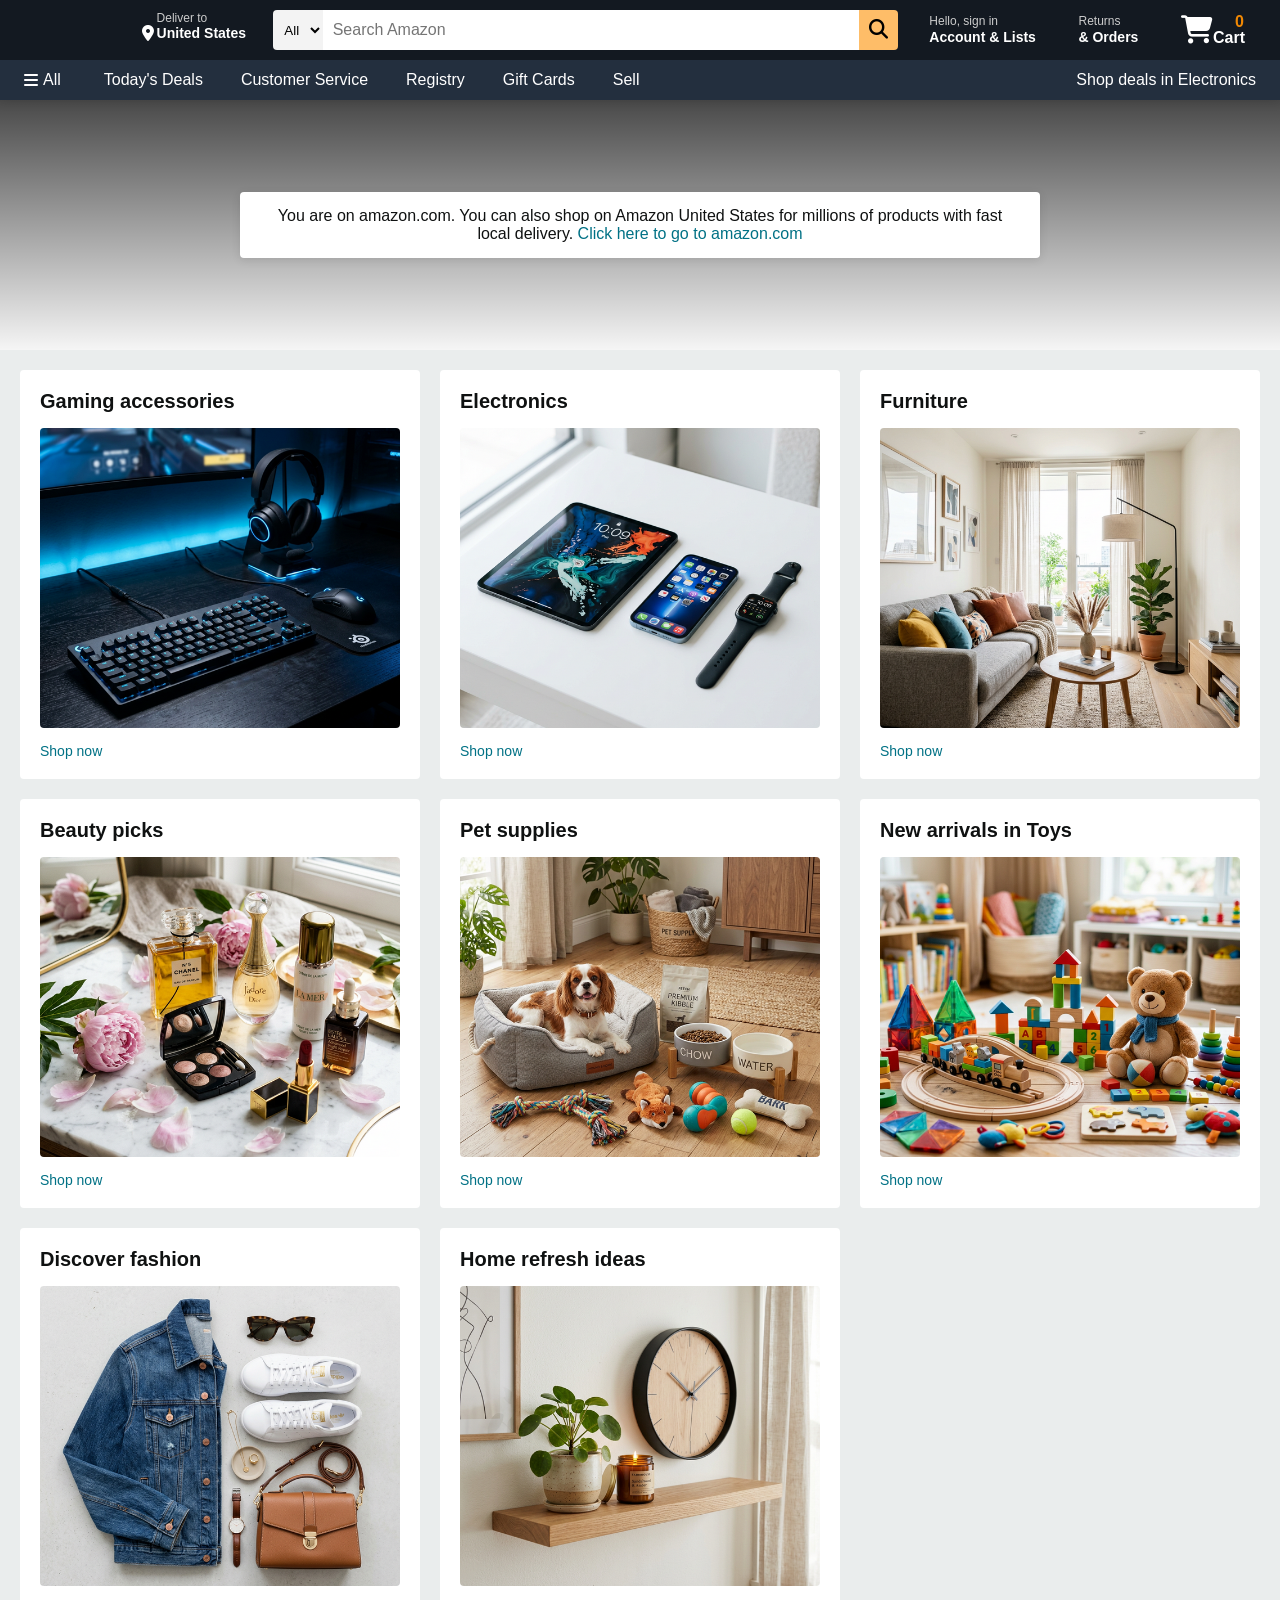
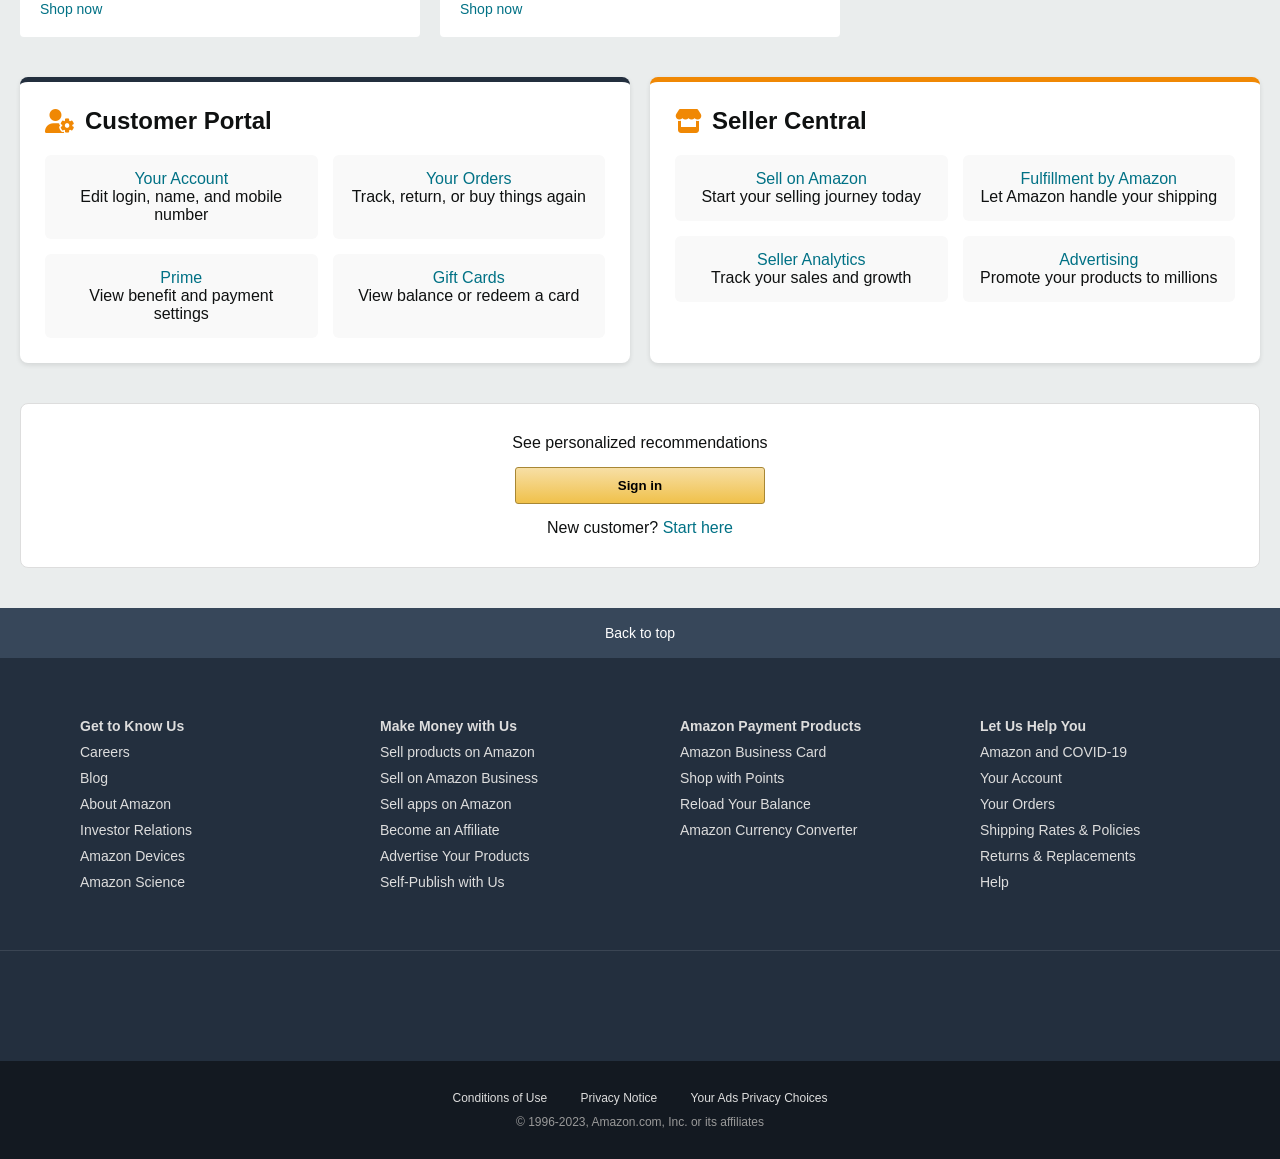
<file: index.html>
<!DOCTYPE html>
<html lang="en">

<head>
    <meta charset="UTF-8">
    <meta name="viewport" content="width=device-width, initial-scale=1.0">
    <title>Amazon.com: Online Shopping for Electronics, Apparel, Computers, Books, DVDs & more</title>
    <meta name="google-site-verification" content="nY77rMfYkboWMmOtrp_FLKfbfzybtnSg7pB7asnOqp0" />
    <link rel="stylesheet" href="css/styles_v4.css">
    <link rel="icon" href="public/favicon.ico" type="image/x-icon">
    <link rel="stylesheet" href="https://cdnjs.cloudflare.com/ajax/libs/font-awesome/6.4.0/css/all.min.css">
</head>

<body>
    <header>
        <div class="navbar">
            <div class="nav-logo border">
                <div class="logo"></div>
            </div>

            <div class="nav-address border">
                <p class="address-first">Deliver to</p>
                <div class="address-icon">
                    <i class="fa-solid fa-location-dot"></i>
                    <p class="address-second">United States</p>
                </div>
            </div>

            <div class="nav-search">
                <select class="search-select">
                    <option>All</option>
                    <option>Alexa Skills</option>
                    <option>Amazon Devices</option>
                    <option>Amazon Fashion</option>
                    <option>Books</option>
                    <option>Electronics</option>
                </select>
                <input type="text" class="search-input" placeholder="Search Amazon">
                <div class="search-icon">
                    <i class="fa-solid fa-magnifying-glass"></i>
                </div>
            </div>

            <div class="nav-signin border">
                <p><span>Hello, sign in</span></p>
                <p class="nav-second">Account & Lists</p>
            </div>

            <div class="nav-return border">
                <p><span>Returns</span></p>
                <p class="nav-second">& Orders</p>
            </div>

            <div class="nav-cart border">
                <i class="fa-solid fa-cart-shopping"></i>
                <p class="cart-text">Cart</p>
                <p class="cart-number">0</p>
            </div>
        </div>

        <div class="panel">
            <div class="panel-all">
                <i class="fa-solid fa-bars"></i>
                <p>All</p>
            </div>
            <div class="panel-links">
                <a href="#">Today's Deals</a>
                <a href="#">Customer Service</a>
                <a href="#">Registry</a>
                <a href="#">Gift Cards</a>
                <a href="sell.html">Sell</a>
            </div>
            <div class="panel-deals">
                <a href="#">Shop deals in Electronics</a>
            </div>
        </div>
    </header>

    <section class="hero">
        <div class="hero-message">
            <p>You are on amazon.com. You can also shop on Amazon United States for millions of products with fast local
                delivery. <a href="#">Click here to go to amazon.com</a></p>
        </div>
    </section>

    <section class="shop-section">
        <div class="shop-container">
            <div class="shop-card">
                <h2>Gaming accessories</h2>
                <div class="shop-image" style="background-image: url('img/box1.png');"></div>
                <a href="products.html">Shop now</a>
            </div>
            <div class="shop-card">
                <h2>Electronics</h2>
                <div class="shop-image" style="background-image: url('img/box2.png');"></div>
                <a href="products.html">Shop now</a>
            </div>
            <div class="shop-card">
                <h2>Furniture</h2>
                <div class="shop-image" style="background-image: url('img/box3.png');"></div>
                <a href="products.html">Shop now</a>
            </div>
            <div class="shop-card">
                <h2>Beauty picks</h2>
                <div class="shop-image" style="background-image: url('img/box4.png');"></div>
                <a href="products.html">Shop now</a>
            </div>
            <div class="shop-card">
                <h2>Pet supplies</h2>
                <div class="shop-image" style="background-image: url('img/box5.png');"></div>
                <a href="products.html">Shop now</a>
            </div>
            <div class="shop-card">
                <h2>New arrivals in Toys</h2>
                <div class="shop-image" style="background-image: url('img/box6.png');"></div>
                <a href="products.html">Shop now</a>
            </div>
            <div class="shop-card">
                <h2>Discover fashion</h2>
                <div class="shop-image" style="background-image: url('img/box7.png');"></div>
                <a href="products.html">Shop now</a>
            </div>
            <div class="shop-card">
                <h2>Home refresh ideas</h2>
                <div class="shop-image" style="background-image: url('img/box8.png');"></div>
                <a href="products.html">Shop now</a>
            </div>
        </div>
    </section>

    <section class="extra-panels">
        <div class="portal-panel customer-portal">
            <h2><i class="fa-solid fa-user-gear"></i> Customer Portal</h2>
            <div class="portal-grid">
                <div class="portal-item">
                    <a href="#">Your Account</a>
                    <p>Edit login, name, and mobile number</p>
                </div>
                <div class="portal-item">
                    <a href="#">Your Orders</a>
                    <p>Track, return, or buy things again</p>
                </div>
                <div class="portal-item">
                    <a href="#">Prime</a>
                    <p>View benefit and payment settings</p>
                </div>
                <div class="portal-item">
                    <a href="#">Gift Cards</a>
                    <p>View balance or redeem a card</p>
                </div>
            </div>
        </div>

        <div class="portal-panel seller-portal">
            <h2><i class="fa-solid fa-store"></i> Seller Central</h2>
            <div class="portal-grid">
                <div class="portal-item">
                    <a href="sell.html">Sell on Amazon</a>
                    <p>Start your selling journey today</p>
                </div>
                <div class="portal-item">
                    <a href="#">Fulfillment by Amazon</a>
                    <p>Let Amazon handle your shipping</p>
                </div>
                <div class="portal-item">
                    <a href="#">Seller Analytics</a>
                    <p>Track your sales and growth</p>
                </div>
                <div class="portal-item">
                    <a href="#">Advertising</a>
                    <p>Promote your products to millions</p>
                </div>
            </div>
        </div>
    </section>

    <section class="sign-in-section">
        <div class="sign-in-container">
            <p>See personalized recommendations</p>
            <button class="sign-in-button" onclick="window.location.href='login.html'">Sign in</button>
            <p>New customer? <a href="login.html">Start here</a></p>
        </div>
    </section>

    <footer>
        <div class="footer-panel1">
            Back to top
        </div>

        <div class="footer-panel2">
            <ul>
                <li class="footer-title">Get to Know Us</li>
                <li>Careers</li>
                <li>Blog</li>
                <li>About Amazon</li>
                <li>Investor Relations</li>
                <li>Amazon Devices</li>
                <li>Amazon Science</li>
            </ul>
            <ul>
                <li class="footer-title">Make Money with Us</li>
                <li>Sell products on Amazon</li>
                <li>Sell on Amazon Business</li>
                <li>Sell apps on Amazon</li>
                <li>Become an Affiliate</li>
                <li>Advertise Your Products</li>
                <li>Self-Publish with Us</li>
            </ul>
            <ul>
                <li class="footer-title">Amazon Payment Products</li>
                <li>Amazon Business Card</li>
                <li>Shop with Points</li>
                <li>Reload Your Balance</li>
                <li>Amazon Currency Converter</li>
            </ul>
            <ul>
                <li class="footer-title">Let Us Help You</li>
                <li>Amazon and COVID-19</li>
                <li>Your Account</li>
                <li>Your Orders</li>
                <li>Shipping Rates & Policies</li>
                <li>Returns & Replacements</li>
                <li>Help</li>
            </ul>
        </div>

        <div class="footer-panel3">
            <div class="logo"></div>
        </div>

        <div class="footer-panel4">
            <div class="copyright">
                <a href="#">Conditions of Use</a>
                <a href="#">Privacy Notice</a>
                <a href="#">Your Ads Privacy Choices</a>
            </div>
            <div class="copyright-text">© 1996-2023, Amazon.com, Inc. or its affiliates</div>
        </div>
    </footer>

    <script src="js/main.js"></script>
</body>

</html>
</file>
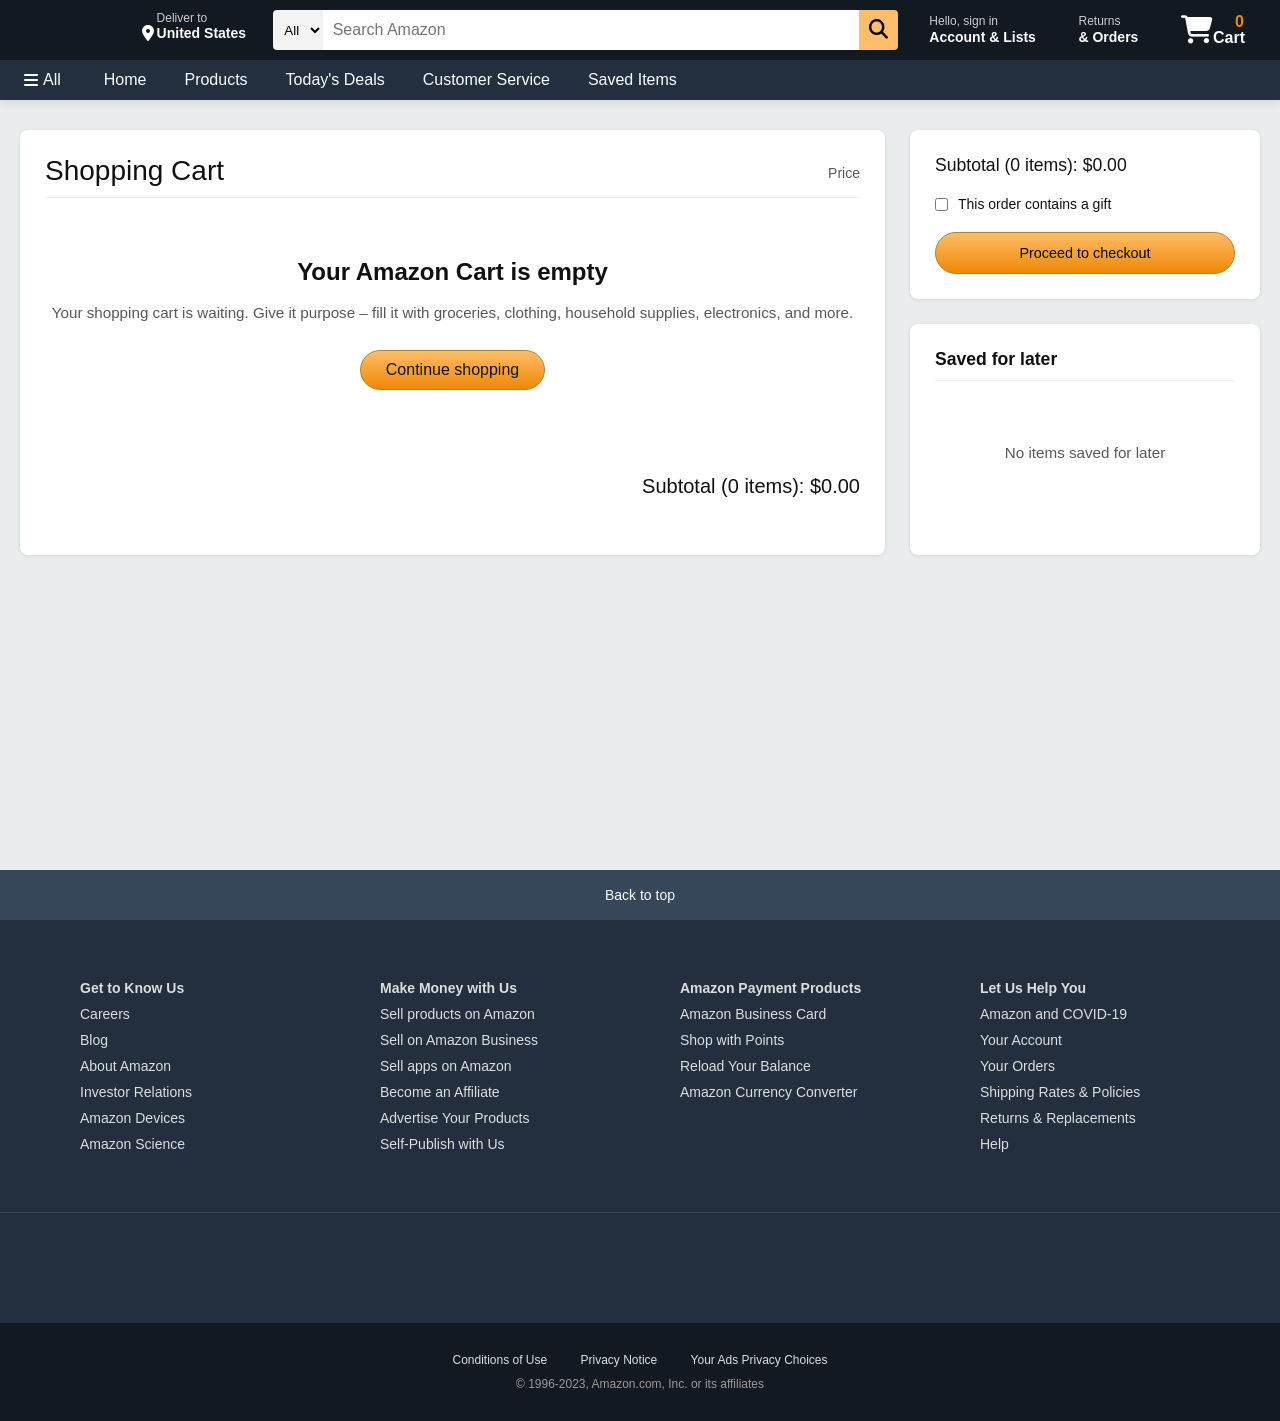
<file: cart.html>
<!DOCTYPE html>
<html lang="en">
<head>
    <meta charset="UTF-8">
    <meta name="viewport" content="width=device-width, initial-scale=1.0">
    <title>Amazon.com Shopping Cart</title>
    <link rel="stylesheet" href="css/styles_v4.css">
    <link rel="stylesheet" href="css/cart.css">
    <link rel="icon" href="public/favicon.ico" type="image/x-icon">
    <link rel="stylesheet" href="https://cdnjs.cloudflare.com/ajax/libs/font-awesome/6.4.0/css/all.min.css">
</head>
<body>
    <header>
        <div class="navbar">
            <div class="nav-logo border">
                <div class="logo"></div>
            </div>
            
            <div class="nav-address border">
                <p class="address-first">Deliver to</p>
                <div class="address-icon">
                    <i class="fa-solid fa-location-dot"></i>
                    <p class="address-second">United States</p>
                </div>
            </div>

            <div class="nav-search">
                <select class="search-select">
                    <option>All</option>
                    <option>Alexa Skills</option>
                    <option>Amazon Devices</option>
                    <option>Amazon Fashion</option>
                    <option>Books</option>
                    <option>Electronics</option>
                </select>
                <input type="text" class="search-input" placeholder="Search Amazon">
                <div class="search-icon">
                    <i class="fa-solid fa-magnifying-glass"></i>
                </div>
            </div>

            <div class="nav-signin border">
                <p><span>Hello, sign in</span></p>
                <p class="nav-second">Account & Lists</p>
            </div>

            <div class="nav-return border">
                <p><span>Returns</span></p>
                <p class="nav-second">& Orders</p>
            </div>

            <div class="nav-cart border">
                <i class="fa-solid fa-cart-shopping"></i>
                <p class="cart-text">Cart</p>
                <p class="cart-number" id="cart-count">0</p>
            </div>
        </div>

        <div class="panel">
            <div class="panel-all">
                <i class="fa-solid fa-bars"></i>
                <p>All</p>
            </div>
            <div class="panel-links">
                <a href="index.html">Home</a>
                <a href="products.html">Products</a>
                <a href="#">Today's Deals</a>
                <a href="#">Customer Service</a>
                <a href="saved.html">Saved Items</a>
            </div>
        </div>
    </header>

    <main class="cart-main">
        <div class="cart-container">
            <div class="cart-left">
                <h1>Shopping Cart</h1>
                <p class="price-text">Price</p>
                <div class="cart-items-container" id="cart-items">
                    <!-- Cart items will be dynamically inserted here via JavaScript -->
                    <div class="empty-cart-message" id="empty-cart-message">
                        <h2>Your Amazon Cart is empty</h2>
                        <p>Your shopping cart is waiting. Give it purpose – fill it with groceries, clothing, household supplies, electronics, and more.</p>
                        <a href="products.html" class="continue-shopping-btn">Continue shopping</a>
                    </div>
                </div>
                <div class="cart-subtotal">
                    <span id="cart-subtotal-text">Subtotal (0 items): </span>
                    <span id="cart-subtotal-amount">$0.00</span>
                </div>
            </div>
            
            <div class="cart-right">
                <div class="checkout-box">
                    <div class="subtotal">
                        <span id="checkout-subtotal-text">Subtotal (0 items): </span>
                        <span id="checkout-subtotal-amount">$0.00</span>
                    </div>
                    <div class="gift-option">
                        <input type="checkbox" id="gift"> 
                        <label for="gift">This order contains a gift</label>
                    </div>
                    <button class="proceed-to-checkout">Proceed to checkout</button>
                </div>
                
                <div class="saved-for-later">
                    <h2>Saved for later</h2>
                    <div id="saved-items">
                        <!-- Saved items will be dynamically inserted here via JavaScript -->
                        <p class="no-saved-items" id="no-saved-items">No items saved for later</p>
                    </div>
                </div>
            </div>
        </div>
    </main>

    <footer>
        <div class="footer-panel1">
            Back to top
        </div>
        
        <div class="footer-panel2">
            <ul>
                <li class="footer-title">Get to Know Us</li>
                <li>Careers</li>
                <li>Blog</li>
                <li>About Amazon</li>
                <li>Investor Relations</li>
                <li>Amazon Devices</li>
                <li>Amazon Science</li>
            </ul>
            <ul>
                <li class="footer-title">Make Money with Us</li>
                <li>Sell products on Amazon</li>
                <li>Sell on Amazon Business</li>
                <li>Sell apps on Amazon</li>
                <li>Become an Affiliate</li>
                <li>Advertise Your Products</li>
                <li>Self-Publish with Us</li>
            </ul>
            <ul>
                <li class="footer-title">Amazon Payment Products</li>
                <li>Amazon Business Card</li>
                <li>Shop with Points</li>
                <li>Reload Your Balance</li>
                <li>Amazon Currency Converter</li>
            </ul>
            <ul>
                <li class="footer-title">Let Us Help You</li>
                <li>Amazon and COVID-19</li>
                <li>Your Account</li>
                <li>Your Orders</li>
                <li>Shipping Rates & Policies</li>
                <li>Returns & Replacements</li>
                <li>Help</li>
            </ul>
        </div>

        <div class="footer-panel3">
            <div class="logo"></div>
        </div>

        <div class="footer-panel4">
            <div class="copyright">
                <a href="#">Conditions of Use</a>
                <a href="#">Privacy Notice</a>
                <a href="#">Your Ads Privacy Choices</a>
            </div>
            <div class="copyright-text">© 1996-2023, Amazon.com, Inc. or its affiliates</div>
        </div>
    </footer>

    <script src="js/cart.js"></script>
</body>
</html>
</file>
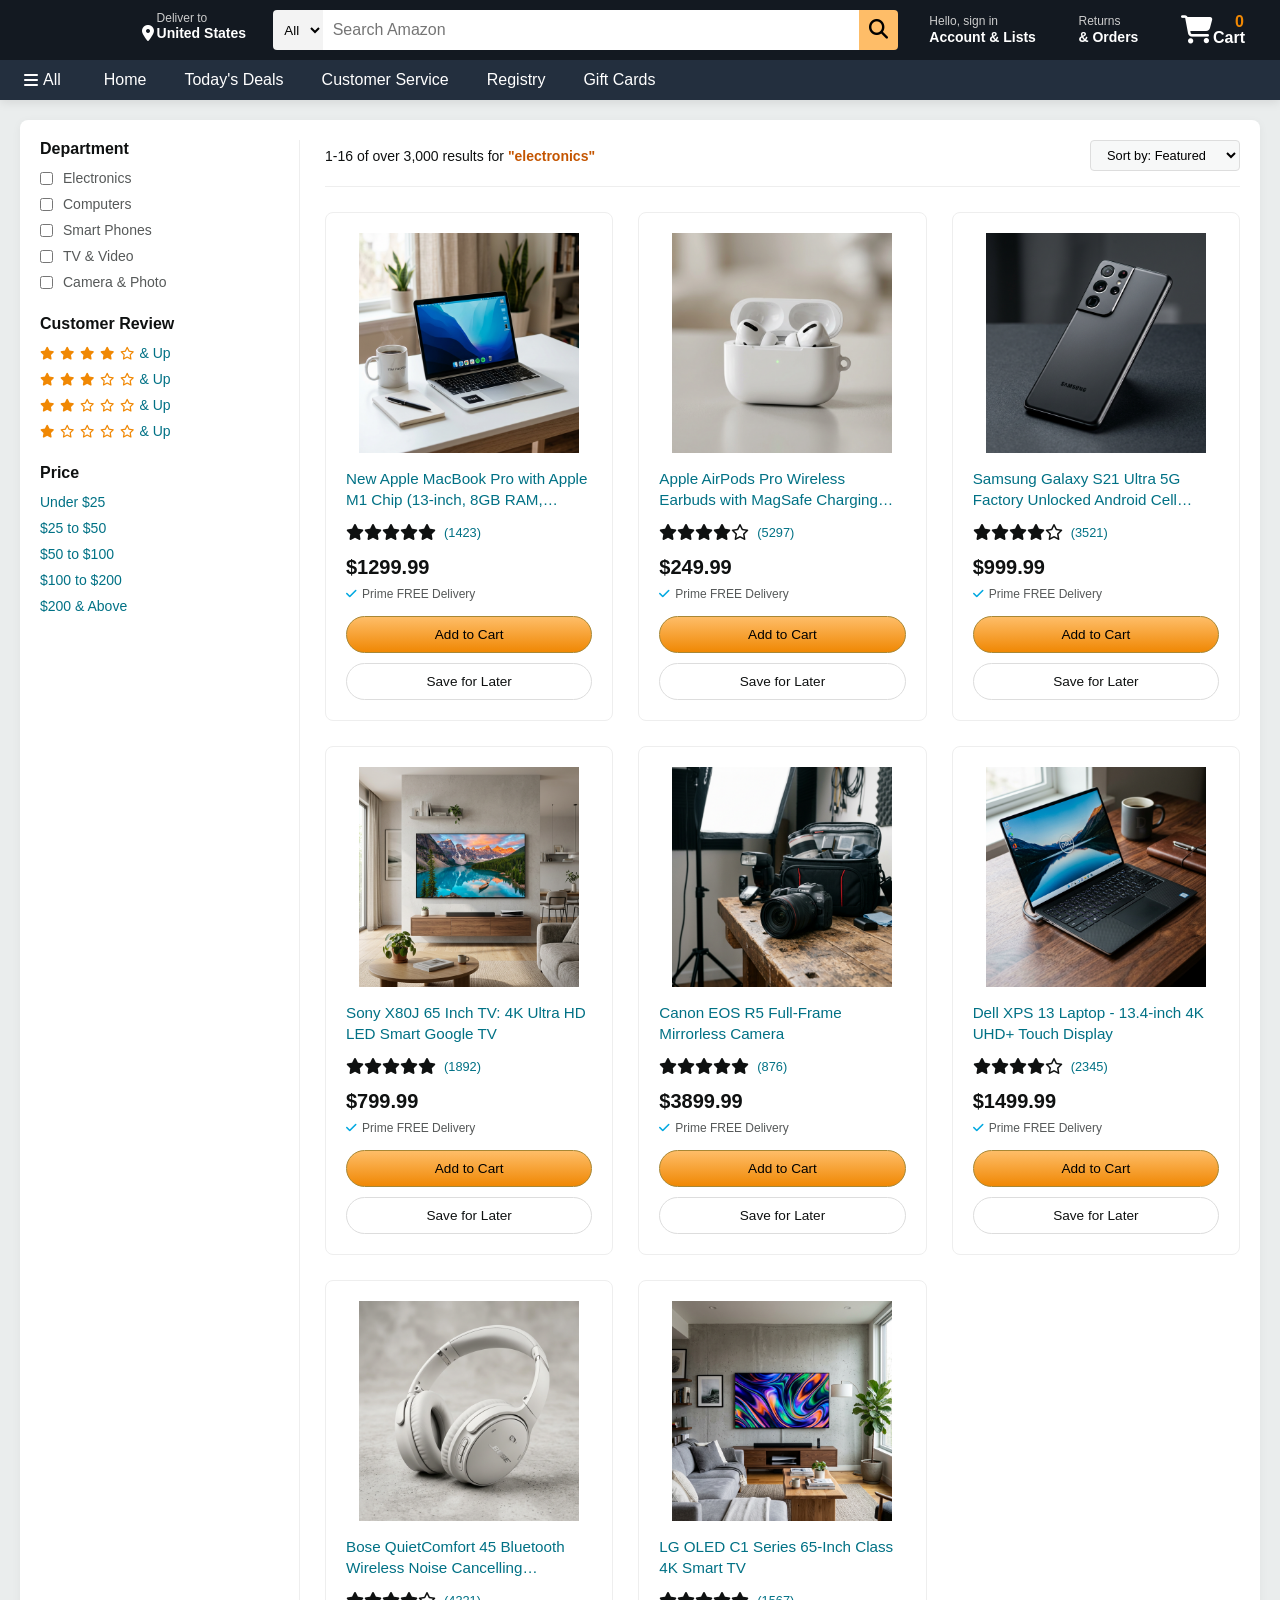
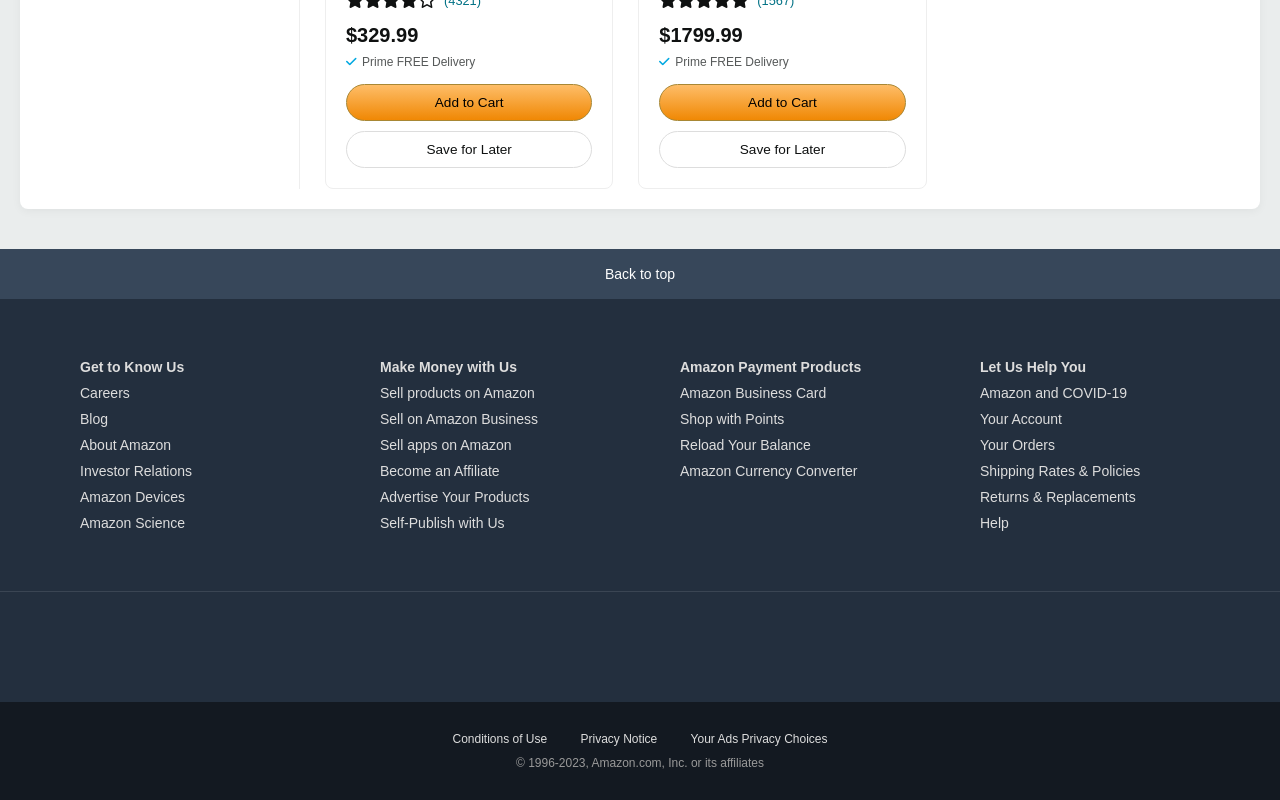
<file: products.html>
<!DOCTYPE html>
<html lang="en">
<head>
    <meta charset="UTF-8">
    <meta name="viewport" content="width=device-width, initial-scale=1.0">
    <title>Amazon.com: Shop Electronics, Computers, Apparel & more</title>
    <link rel="stylesheet" href="css/styles_v4.css">
    <link rel="stylesheet" href="css/products.css">
    <link rel="icon" href="img/amazon-logo.png" type="image/x-icon">
    <link rel="stylesheet" href="https://cdnjs.cloudflare.com/ajax/libs/font-awesome/6.4.0/css/all.min.css">
</head>
<body>
    <header>
        <div class="navbar">
            <div class="nav-logo border">
                <div class="logo"></div>
            </div>
            
            <div class="nav-address border">
                <p class="address-first">Deliver to</p>
                <div class="address-icon">
                    <i class="fa-solid fa-location-dot"></i>
                    <p class="address-second">United States</p>
                </div>
            </div>

            <div class="nav-search">
                <select class="search-select">
                    <option>All</option>
                    <option>Alexa Skills</option>
                    <option>Amazon Devices</option>
                    <option>Amazon Fashion</option>
                    <option>Books</option>
                    <option>Electronics</option>
                </select>
                <input type="text" class="search-input" placeholder="Search Amazon">
                <div class="search-icon">
                    <i class="fa-solid fa-magnifying-glass"></i>
                </div>
            </div>

            <div class="nav-signin border">
                <p><span>Hello, sign in</span></p>
                <p class="nav-second">Account & Lists</p>
            </div>

            <div class="nav-return border">
                <p><span>Returns</span></p>
                <p class="nav-second">& Orders</p>
            </div>

            <div class="nav-cart border">
                <i class="fa-solid fa-cart-shopping"></i>
                <p class="cart-text">Cart</p>
                <p class="cart-number">0</p>
            </div>
        </div>

        <div class="panel">
            <div class="panel-all">
                <i class="fa-solid fa-bars"></i>
                <p>All</p>
            </div>
            <div class="panel-links">
                <a href="index.html">Home</a>
                <a href="#">Today's Deals</a>
                <a href="#">Customer Service</a>
                <a href="#">Registry</a>
                <a href="#">Gift Cards</a>
            </div>
        </div>
    </header>

    <main class="products-main">
        <aside class="filters">
            <div class="filter-section">
                <h3>Department</h3>
                <ul>
                    <li><input type="checkbox" id="electronics"> <label for="electronics">Electronics</label></li>
                    <li><input type="checkbox" id="computers"> <label for="computers">Computers</label></li>
                    <li><input type="checkbox" id="smartphone"> <label for="smartphone">Smart Phones</label></li>
                    <li><input type="checkbox" id="tv"> <label for="tv">TV & Video</label></li>
                    <li><input type="checkbox" id="camera"> <label for="camera">Camera & Photo</label></li>
                </ul>
            </div>
            
            <div class="filter-section">
                <h3>Customer Review</h3>
                <ul class="stars">
                    <li>
                        <a href="#">
                            <i class="fa-solid fa-star"></i>
                            <i class="fa-solid fa-star"></i>
                            <i class="fa-solid fa-star"></i>
                            <i class="fa-solid fa-star"></i>
                            <i class="fa-regular fa-star"></i>
                            & Up
                        </a>
                    </li>
                    <li>
                        <a href="#">
                            <i class="fa-solid fa-star"></i>
                            <i class="fa-solid fa-star"></i>
                            <i class="fa-solid fa-star"></i>
                            <i class="fa-regular fa-star"></i>
                            <i class="fa-regular fa-star"></i>
                            & Up
                        </a>
                    </li>
                    <li>
                        <a href="#">
                            <i class="fa-solid fa-star"></i>
                            <i class="fa-solid fa-star"></i>
                            <i class="fa-regular fa-star"></i>
                            <i class="fa-regular fa-star"></i>
                            <i class="fa-regular fa-star"></i>
                            & Up
                        </a>
                    </li>
                    <li>
                        <a href="#">
                            <i class="fa-solid fa-star"></i>
                            <i class="fa-regular fa-star"></i>
                            <i class="fa-regular fa-star"></i>
                            <i class="fa-regular fa-star"></i>
                            <i class="fa-regular fa-star"></i>
                            & Up
                        </a>
                    </li>
                </ul>
            </div>
            
            <div class="filter-section">
                <h3>Price</h3>
                <ul>
                    <li><a href="#">Under $25</a></li>
                    <li><a href="#">$25 to $50</a></li>
                    <li><a href="#">$50 to $100</a></li>
                    <li><a href="#">$100 to $200</a></li>
                    <li><a href="#">$200 & Above</a></li>
                </ul>
            </div>
        </aside>
        
        <section class="product-results">
            <div class="results-header">
                <p>1-16 of over 3,000 results for <span class="highlight">"electronics"</span></p>
                <select id="sort-by">
                    <option>Sort by: Featured</option>
                    <option>Price: Low to High</option>
                    <option>Price: High to Low</option>
                    <option>Customer Review</option>
                    <option>Newest Arrivals</option>
                </select>
            </div>
            
            <div class="product-grid" id="product-grid">
                <!-- Products will be dynamically inserted here via JavaScript -->
            </div>
        </section>
    </main>

    <footer>
        <div class="footer-panel1">
            Back to top
        </div>
        
        <div class="footer-panel2">
            <ul>
                <li class="footer-title">Get to Know Us</li>
                <li>Careers</li>
                <li>Blog</li>
                <li>About Amazon</li>
                <li>Investor Relations</li>
                <li>Amazon Devices</li>
                <li>Amazon Science</li>
            </ul>
            <ul>
                <li class="footer-title">Make Money with Us</li>
                <li>Sell products on Amazon</li>
                <li>Sell on Amazon Business</li>
                <li>Sell apps on Amazon</li>
                <li>Become an Affiliate</li>
                <li>Advertise Your Products</li>
                <li>Self-Publish with Us</li>
            </ul>
            <ul>
                <li class="footer-title">Amazon Payment Products</li>
                <li>Amazon Business Card</li>
                <li>Shop with Points</li>
                <li>Reload Your Balance</li>
                <li>Amazon Currency Converter</li>
            </ul>
            <ul>
                <li class="footer-title">Let Us Help You</li>
                <li>Amazon and COVID-19</li>
                <li>Your Account</li>
                <li>Your Orders</li>
                <li>Shipping Rates & Policies</li>
                <li>Returns & Replacements</li>
                <li>Help</li>
            </ul>
        </div>

        <div class="footer-panel3">
            <div class="logo"></div>
        </div>

        <div class="footer-panel4">
            <div class="copyright">
                <a href="#">Conditions of Use</a>
                <a href="#">Privacy Notice</a>
                <a href="#">Your Ads Privacy Choices</a>
            </div>
            <div class="copyright-text">© 1996-2023, Amazon.com, Inc. or its affiliates</div>
        </div>
    </footer>

    <script src="js/products_v4.js"></script>
</body>
</html>
</file>
<file: css/styles_v4.css>
/* CSS Variables for Premium Theme */
:root {
    --amazon-orange: #febd68;
    --amazon-orange-dark: #f08804;
    --amazon-blue: #131921;
    --amazon-blue-light: #232f3e;
    --amazon-bg: #EAEDED;
    --amazon-link: #007185;
    --amazon-link-hover: #c45500;
    --text-main: #0F1111;
    --text-white: #ffffff;
    --text-light: #565959;
    --card-white: #ffffff;
    --transition-speed: 0.3s;
    --border-radius: 8px;
}

/* Reset and base styles */
* {
    margin: 0;
    padding: 0;
    box-sizing: border-box;
    font-family: 'Segoe UI', Tahoma, Geneva, Verdana, sans-serif;
}

body {
    background-color: var(--amazon-bg);
    color: var(--text-main);
    overflow-x: hidden;
}

a {
    text-decoration: none;
    color: var(--amazon-link);
    transition: color var(--transition-speed) ease;
}

a:hover {
    color: var(--amazon-link-hover);
    text-decoration: underline;
}

ul {
    list-style-type: none;
}

/* Header styles */
header {
    background-color: var(--amazon-blue);
    height: auto;
    color: var(--text-white);
    position: sticky;
    top: 0;
    z-index: 1000;
    box-shadow: 0 2px 10px rgba(0,0,0,0.1);
}

.navbar {
    height: 60px;
    display: flex;
    align-items: center;
    justify-content: space-between;
    padding: 0 15px;
}

.border {
    border: 1.5px solid transparent;
    transition: border var(--transition-speed) ease;
}

.border:hover {
    border: 1.5px solid var(--text-white);
}

/* Logo */
.nav-logo {
    height: 50px;
    width: 100px;
    display: flex;
    align-items: center;
}

.logo {
    background-image: url('../img/amazon-logo.png');
    background-size: cover;
    height: 50px;
    width: 100px;
}

/* Address */
.nav-address {
    height: 50px;
    padding: 5px;
}

.address-first {
    color: #cccccc;
    font-size: 0.75rem;
    margin-left: 15px;
}

.address-second {
    font-size: 0.875rem;
    margin-left: 3px;
    font-weight: bold;
}

.address-icon {
    display: flex;
    align-items: center;
}

/* Search box */
.nav-search {
    display: flex;
    justify-content: space-between;
    height: 40px;
    width: 50%;
    border-radius: 4px;
    overflow: hidden;
    transition: box-shadow var(--transition-speed);
}

.nav-search:focus-within {
    box-shadow: 0 0 0 2px var(--amazon-orange-dark), 0 0 0 3px rgba(255, 153, 0, 0.5);
}

.search-select {
    background-color: #f3f3f3;
    width: 50px;
    text-align: center;
    border: none;
    cursor: pointer;
}

.search-input {
    width: 100%;
    font-size: 1rem;
    border: none;
    padding-left: 10px;
    outline: none;
}

.search-icon {
    width: 45px;
    display: flex;
    justify-content: center;
    align-items: center;
    font-size: 1.2rem;
    background-color: var(--amazon-orange);
    color: #000;
    cursor: pointer;
    transition: background-color var(--transition-speed);
}

.search-icon:hover {
    background-color: var(--amazon-orange-dark);
}

/* Sign-in and orders */
.nav-signin, .nav-return {
    height: 50px;
    padding: 5px 10px;
    cursor: pointer;
}

.nav-signin span, .nav-return span {
    font-size: 0.75rem;
    color: #cccccc;
}

.nav-second {
    font-size: 0.875rem;
    font-weight: bold;
}

/* Cart */
.nav-cart {
    display: flex;
    align-items: center;
    height: 50px;
    padding: 5px 10px;
    cursor: pointer;
}

.nav-cart i {
    font-size: 1.75rem;
}

.cart-text {
    margin-top: 15px;
    font-weight: bold;
}

.cart-number {
    position: relative;
    left: -10px;
    top: -8px;
    color: var(--amazon-orange-dark);
    font-weight: bold;
}

/* Panel */
.panel {
    height: 40px;
    background-color: var(--amazon-blue-light);
    display: flex;
    align-items: center;
    padding: 0 15px;
}

.panel-all {
    display: flex;
    align-items: center;
    margin-right: 15px;
    padding: 8px;
    border: 1px solid transparent;
    cursor: pointer;
}

.panel-all:hover {
    border: 1px solid var(--text-white);
}

.panel-all i {
    margin-right: 5px;
}

.panel-links {
    display: flex;
    align-items: center;
}

.panel-links a {
    color: var(--text-white);
    text-decoration: none;
    margin: 0 10px;
    padding: 8px;
    border: 1px solid transparent;
}

.panel-links a:hover {
    border: 1px solid var(--text-white);
}

.panel-deals {
    margin-left: auto;
}

.panel-deals a {
    color: var(--text-white);
    text-decoration: none;
    padding: 8px;
    border: 1px solid transparent;
}

.panel-deals a:hover {
    border: 1px solid var(--text-white);
}

/* New Panels: Customer and Seller */
.extra-panels {
    display: grid;
    grid-template-columns: repeat(2, 1fr);
    gap: 20px;
    padding: 20px;
    background-color: var(--amazon-bg);
}

.portal-panel {
    background-color: var(--card-white);
    padding: 25px;
    border-radius: var(--border-radius);
    box-shadow: 0 2px 5px rgba(0,0,0,0.1);
    transition: transform var(--transition-speed), box-shadow var(--transition-speed);
}

.portal-panel:hover {
    transform: translateY(-5px);
    box-shadow: 0 10px 20px rgba(0,0,0,0.15);
}

.portal-panel h2 {
    font-size: 1.5rem;
    margin-bottom: 20px;
    color: var(--text-main);
    display: flex;
    align-items: center;
    gap: 10px;
}

.portal-panel h2 i {
    color: var(--amazon-orange-dark);
}

.portal-grid {
    display: grid;
    grid-template-columns: 1fr 1fr;
    gap: 15px;
}

.portal-item {
    padding: 15px;
    background-color: #f9f9f9;
    border-radius: 6px;
    text-align: center;
    transition: background-color var(--transition-speed);
}

.portal-item:hover {
    background-color: #f0f2f2;
}

.customer-portal {
    border-top: 5px solid var(--amazon-blue-light);
}

.seller-portal {
    border-top: 5px solid var(--amazon-orange-dark);
}

/* Hero section */
.hero {
    background: linear-gradient(to bottom, rgba(0,0,0,0.7), transparent), url('../img/amazon-logo.png'); /* Just as placeholder, real hero image should be here */
    background-size: contain;
    background-repeat: no-repeat;
    background-position: center;
    background-color: #f5f5f5;
    padding: 40px 20px;
    min-height: 250px;
    display: flex;
    align-items: center;
    justify-content: center;
}

.hero-message {
    background-color: var(--card-white);
    padding: 15px 30px;
    border-radius: 4px;
    box-shadow: 0 2px 10px rgba(0, 0, 0, 0.1);
    text-align: center;
    max-width: 800px;
}

/* Shop section */
.shop-section {
    display: flex;
    flex-wrap: wrap;
    justify-content: space-around;
    background-color: var(--amazon-bg);
    padding: 20px;
}

.shop-container {
    display: grid;
    grid-template-columns: repeat(auto-fill, minmax(300px, 1fr));
    gap: 20px;
    width: 100%;
}

.shop-card {
    height: auto;
    min-height: 400px;
    width: 100%;
    background-color: var(--card-white);
    padding: 20px;
    display: flex;
    flex-direction: column;
    border-radius: 4px;
    transition: transform var(--transition-speed), box-shadow var(--transition-speed);
}

.shop-card:hover {
    transform: scale(1.02);
    box-shadow: 0 5px 15px rgba(0,0,0,0.1);
}

.shop-card h2 {
    font-size: 1.25rem;
    margin-bottom: 15px;
    color: var(--text-main);
}

.shop-image {
    height: 300px;
    width: 100%;
    background-size: cover;
    background-repeat: no-repeat;
    background-position: center;
    margin-bottom: 15px;
    border-radius: 4px;
}

.shop-card a {
    margin-top: auto;
    font-size: 0.875rem;
    font-weight: 500;
}

/* Sign-in section */
.sign-in-section {
    background-color: var(--card-white);
    padding: 30px;
    margin: 20px;
    border-radius: var(--border-radius);
    text-align: center;
    border: 1px solid #ddd;
}

.sign-in-button {
    background: linear-gradient(to bottom, #f7dfa5, #f0c14b);
    border: 1px solid #a88734;
    border-radius: 3px;
    padding: 10px 20px;
    width: 250px;
    margin: 15px 0;
    cursor: pointer;
    font-weight: bold;
    transition: filter var(--transition-speed);
}

.sign-in-button:hover {
    filter: brightness(0.95);
}

/* Footer */
footer {
    margin-top: 40px;
}

.footer-panel1 {
    height: 50px;
    background-color: #37475a;
    display: flex;
    justify-content: center;
    align-items: center;
    color: var(--text-white);
    font-size: 0.875rem;
    cursor: pointer;
    transition: background-color var(--transition-speed);
}

.footer-panel1:hover {
    background-color: #485769;
}

.footer-panel2 {
    background-color: var(--amazon-blue-light);
    color: var(--text-white);
    display: flex;
    justify-content: space-evenly;
    padding: 50px 0;
}

.footer-panel2 ul {
    width: 220px;
}

.footer-title {
    font-weight: bold;
    margin-bottom: 15px;
    font-size: 1rem;
}

.footer-panel2 li {
    margin: 10px 0;
    font-size: 0.875rem;
    color: #dddddd;
    cursor: pointer;
    transition: color var(--transition-speed);
}

.footer-panel2 li:hover {
    color: var(--text-white);
    text-decoration: underline;
}

.footer-panel3 {
    background-color: var(--amazon-blue-light);
    color: var(--text-white);
    border-top: 1px solid #3a4553;
    padding: 30px 0;
    display: flex;
    justify-content: center;
}

.footer-panel4 {
    background-color: var(--amazon-blue);
    color: var(--text-white);
    padding: 30px 0;
    text-align: center;
    font-size: 0.75rem;
}

.copyright {
    padding-bottom: 10px;
}

.copyright a {
    color: #dddddd;
    margin: 0 15px;
}

.copyright-text {
    color: #999;
}

/* Responsive adjustments */
@media (max-width: 768px) {
    .extra-panels {
        grid-template-columns: 1fr;
    }
    .nav-search {
        display: none; /* Mobile simplified nav */
    }
    .portal-grid {
        grid-template-columns: 1fr;
    }
}

/* Toast Notification */
.toast {
    position: fixed;
    bottom: 30px;
    left: 50%;
    transform: translateX(-50%) translateY(100px);
    background-color: #232f3e;
    color: white;
    padding: 12px 25px;
    border-radius: 30px;
    display: flex;
    align-items: center;
    gap: 10px;
    z-index: 2000;
    box-shadow: 0 5px 15px rgba(0,0,0,0.3);
    transition: transform var(--transition-speed) cubic-bezier(0.175, 0.885, 0.32, 1.275);
    border-bottom: 3px solid var(--amazon-orange);
}

.toast.show {
    transform: translateX(-50%) translateY(0);
}

.toast i {
    color: var(--amazon-orange);
    font-size: 1.2rem;
}
</file>
<file: css/cart.css>
/* Cart page styles */
.cart-main {
    padding: 20px;
    background-color: var(--amazon-bg);
    min-height: 80vh;
    margin-top: 10px;
}

.cart-container {
    display: flex;
    gap: 25px;
    max-width: 1400px;
    margin: 0 auto;
}

/* Left column (cart items) */
.cart-left {
    flex: 3;
    background-color: var(--card-white);
    padding: 25px;
    border-radius: var(--border-radius);
    box-shadow: 0 1px 4px rgba(0,0,0,0.1);
    position: relative;
}

.cart-left h1 {
    font-size: 1.75rem;
    font-weight: 500;
    margin-bottom: 20px;
    border-bottom: 1px solid #eee;
    padding-bottom: 10px;
}

.price-text {
    position: absolute;
    top: 35px;
    right: 25px;
    font-size: 0.875rem;
    color: var(--text-light);
}

.cart-items-container {
    margin-bottom: 25px;
}

.cart-item {
    display: flex;
    padding: 20px 0;
    border-bottom: 1px solid #eee;
    transition: background-color var(--transition-speed);
}

.cart-item:hover {
    background-color: #fcfcfc;
}

.cart-item-image {
    width: 200px;
    height: 200px;
    margin-right: 20px;
    display: flex;
    align-items: center;
    justify-content: center;
}

.cart-item-image img {
    max-width: 100%;
    max-height: 100%;
    object-fit: contain;
}

.cart-item-details {
    flex: 1;
}

.cart-item-title {
    font-size: 1.1rem;
    margin-bottom: 8px;
    color: var(--amazon-link);
    font-weight: 500;
}

.cart-item-stock {
    font-size: 0.75rem;
    color: #007600;
    margin-bottom: 8px;
}

.cart-item-seller {
    font-size: 0.75rem;
    color: var(--text-light);
    margin-bottom: 15px;
}

.cart-item-controls {
    display: flex;
    align-items: center;
    margin-bottom: 15px;
}

.item-quantity {
    padding: 6px 12px;
    border: 1px solid #ddd;
    border-radius: 6px;
    margin-right: 15px;
    background-color: #f7f8f8;
    cursor: pointer;
}

.cart-item-actions {
    display: flex;
    gap: 20px;
    font-size: 0.8rem;
}

.cart-item-actions a {
    color: var(--amazon-link);
    text-decoration: none;
}

.cart-item-actions a:hover {
    color: var(--amazon-link-hover);
    text-decoration: underline;
}

.cart-item-price {
    font-size: 1.25rem;
    font-weight: bold;
    text-align: right;
    min-width: 120px;
}

.cart-subtotal {
    text-align: right;
    font-size: 1.25rem;
    padding: 20px 0;
    margin-top: 15px;
}

/* Right column (checkout and saved items) */
.cart-right {
    flex: 1;
    min-width: 350px;
}

.checkout-box {
    background-color: var(--card-white);
    border-radius: var(--border-radius);
    padding: 25px;
    box-shadow: 0 1px 4px rgba(0,0,0,0.1);
    margin-bottom: 25px;
}

.subtotal {
    font-size: 1.1rem;
    margin-bottom: 15px;
}

.gift-option {
    margin: 20px 0;
    font-size: 0.875rem;
    display: flex;
    align-items: center;
    gap: 10px;
}

.proceed-to-checkout {
    width: 100%;
    padding: 12px;
    border-radius: 30px;
    font-size: 0.9rem;
    cursor: pointer;
    background: linear-gradient(to bottom, var(--amazon-orange), var(--amazon-orange-dark));
    border: 1px solid #a88734;
    font-weight: 500;
    transition: filter var(--transition-speed);
}

.proceed-to-checkout:hover {
    filter: brightness(0.95);
}

.saved-for-later {
    background-color: var(--card-white);
    border-radius: var(--border-radius);
    padding: 25px;
    box-shadow: 0 1px 4px rgba(0,0,0,0.1);
}

.saved-for-later h2 {
    font-size: 1.1rem;
    font-weight: 600;
    margin-bottom: 20px;
    border-bottom: 1px solid #eee;
    padding-bottom: 10px;
}

.saved-item {
    display: flex;
    padding: 15px 0;
    border-bottom: 1px solid #eee;
}

.saved-item-image {
    width: 100px;
    height: 100px;
    margin-right: 15px;
    display: flex;
    align-items: center;
    justify-content: center;
}

.saved-item-image img {
    max-width: 100%;
    max-height: 100%;
    object-fit: contain;
}

.saved-item-details {
    flex: 1;
}

.saved-item-title {
    font-size: 0.875rem;
    margin-bottom: 5px;
    color: var(--amazon-link);
    line-height: 1.4;
}

.saved-item-price {
    font-size: 1rem;
    font-weight: bold;
    margin-bottom: 10px;
}

.move-to-cart-btn {
    padding: 6px 15px;
    background: #fff;
    border: 1px solid #ddd;
    border-radius: 20px;
    font-size: 0.75rem;
    cursor: pointer;
    font-weight: 500;
    transition: background-color var(--transition-speed);
}

.move-to-cart-btn:hover {
    background-color: #f7fafa;
}

.empty-cart-message, .no-saved-items {
    padding: 40px 0;
    text-align: center;
}

.empty-cart-message h2 {
    font-size: 1.5rem;
    margin-bottom: 15px;
}

.empty-cart-message p, .no-saved-items {
    font-size: 0.95rem;
    color: var(--text-light);
    margin-bottom: 25px;
    line-height: 1.6;
}

.continue-shopping-btn {
    display: inline-block;
    padding: 10px 25px;
    background: linear-gradient(to bottom, var(--amazon-orange), var(--amazon-orange-dark));
    border: 1px solid #a88734;
    border-radius: 30px;
    color: #111;
    font-weight: 500;
}

/* Responsive */
@media (max-width: 1024px) {
    .cart-container {
        flex-direction: column;
        padding: 0 15px;
    }
    
    .cart-right {
        min-width: 100%;
    }
    
    .cart-item {
        flex-direction: column;
        align-items: center;
        text-align: center;
    }
    
    .cart-item-image {
        margin-right: 0;
        margin-bottom: 15px;
    }
    
    .cart-item-price {
        text-align: center;
        margin-top: 15px;
    }
}
</file>
<file: css/products.css>
/* Products page styles */
.products-main {
    display: flex;
    padding: 20px;
    background-color: var(--card-white);
    min-height: 80vh;
    margin: 20px;
    border-radius: var(--border-radius);
    box-shadow: 0 2px 10px rgba(0,0,0,0.05);
}

/* Filters sidebar */
.filters {
    width: 260px;
    min-width: 260px;
    padding-right: 25px;
    border-right: 1px solid #eee;
}

.filter-section {
    margin-bottom: 25px;
}

.filter-section h3 {
    font-size: 1rem;
    margin-bottom: 12px;
    color: var(--text-main);
    font-weight: 700;
}

.filter-section ul {
    margin-left: 0;
}

.filter-section li {
    margin: 10px 0;
    font-size: 0.875rem;
    color: var(--text-light);
    display: flex;
    align-items: center;
}

.filter-section input[type="checkbox"] {
    margin-right: 10px;
    cursor: pointer;
}

.stars i {
    color: var(--amazon-orange-dark);
    font-size: 0.8rem;
    margin-right: 2px;
}

/* Product results */
.product-results {
    flex: 1;
    padding-left: 25px;
}

.results-header {
    display: flex;
    justify-content: space-between;
    align-items: center;
    padding-bottom: 15px;
    border-bottom: 1px solid #eee;
    margin-bottom: 25px;
    font-size: 0.875rem;
}

.highlight {
    color: var(--amazon-link-hover);
    font-weight: bold;
}

#sort-by {
    padding: 6px 12px;
    border-radius: 4px;
    border: 1px solid #ddd;
    background-color: #f7f8f8;
    cursor: pointer;
    font-size: 0.8rem;
}

/* Product grid */
.product-grid {
    display: grid;
    grid-template-columns: repeat(auto-fill, minmax(280px, 1fr));
    gap: 25px;
}

.product-card {
    border: 1px solid #eee;
    border-radius: var(--border-radius);
    padding: 20px;
    transition: transform var(--transition-speed), box-shadow var(--transition-speed), border-color var(--transition-speed);
    background-color: var(--card-white);
    display: flex;
    flex-direction: column;
}

.product-card:hover {
    transform: translateY(-8px);
    box-shadow: 0 10px 25px rgba(0, 0, 0, 0.1);
    border-color: var(--amazon-orange-dark);
}

.product-image {
    height: 220px;
    display: flex;
    align-items: center;
    justify-content: center;
    margin-bottom: 15px;
}

.product-image img {
    max-width: 100%;
    max-height: 100%;
    object-fit: contain;
}

.product-title {
    font-size: 0.95rem;
    margin-bottom: 8px;
    color: var(--amazon-link);
    line-height: 1.4;
    height: 3rem;
    overflow: hidden;
    display: -webkit-box;
    -webkit-line-clamp: 2;
    line-clamp: 2;
    -webkit-box-orient: vertical;
}

.product-rating {
    display: flex;
    align-items: center;
    margin-bottom: 8px;
}

.rating-count {
    font-size: 0.8rem;
    color: var(--amazon-link);
    margin-left: 8px;
}

.product-price {
    font-size: 1.25rem;
    font-weight: bold;
    margin: 8px 0;
    color: var(--text-main);
}

.product-prime {
    font-size: 0.75rem;
    color: var(--text-light);
    margin-bottom: 15px;
    display: flex;
    align-items: center;
    gap: 5px;
}

.product-prime i {
    color: #00A8E1;
}

.product-buttons {
    display: flex;
    flex-direction: column;
    gap: 10px;
    margin-top: auto;
}

.add-to-cart, .save-for-later {
    padding: 10px;
    border-radius: 20px;
    font-size: 0.85rem;
    cursor: pointer;
    text-align: center;
    font-weight: 500;
    transition: filter var(--transition-speed);
}

.add-to-cart {
    background: linear-gradient(to bottom, var(--amazon-orange), var(--amazon-orange-dark));
    border: 1px solid #a88734;
    color: #000;
}

.add-to-cart:hover {
    filter: brightness(0.95);
}

.save-for-later {
    background: #fff;
    border: 1px solid #ddd;
    color: var(--text-main);
}

.save-for-later:hover {
    background-color: #f7fafa;
}

/* Responsive */
@media (max-width: 900px) {
    .products-main {
        flex-direction: column;
        margin: 10px;
    }
    
    .filters {
        width: 100%;
        border-right: none;
        border-bottom: 1px solid #eee;
        padding-bottom: 25px;
        margin-bottom: 25px;
        padding-right: 0;
    }
    
    .product-results {
        padding-left: 0;
    }
    
    .product-grid {
        grid-template-columns: repeat(auto-fill, minmax(220px, 1fr));
    }
}
</file>
